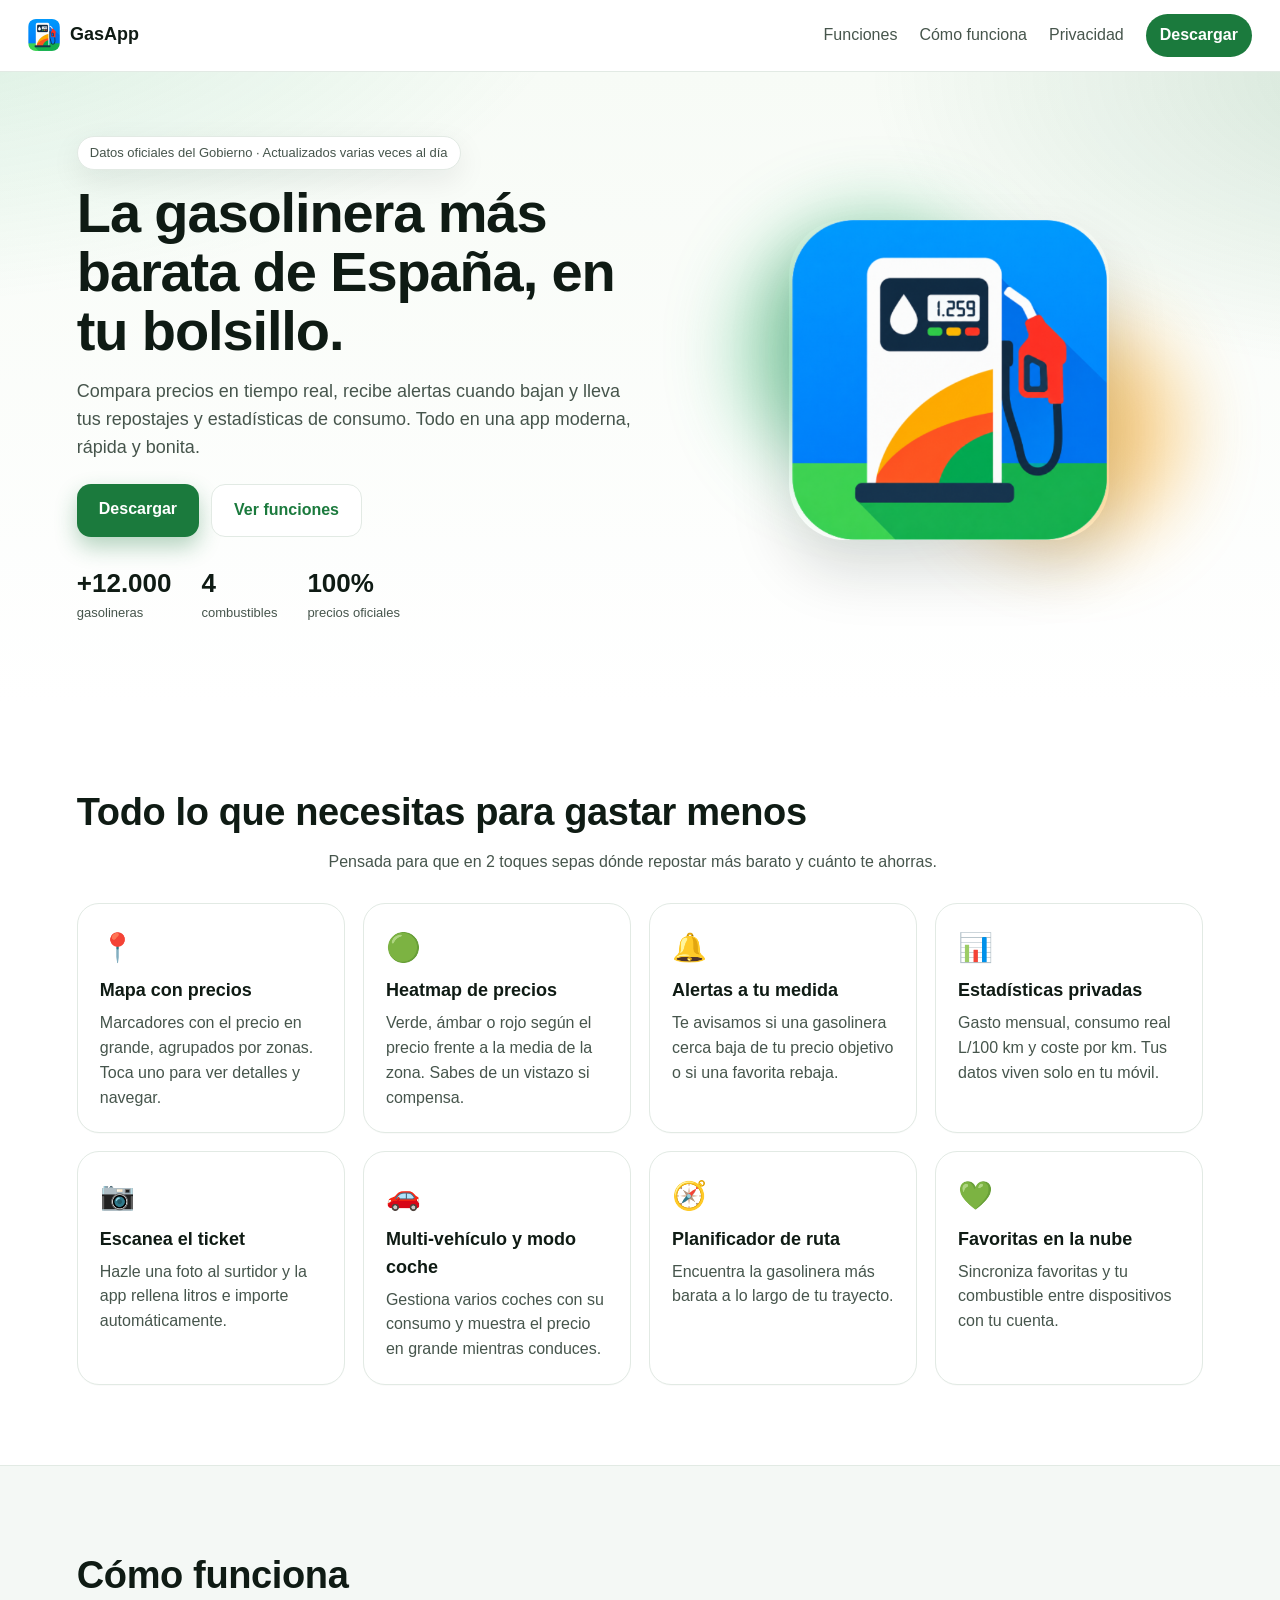
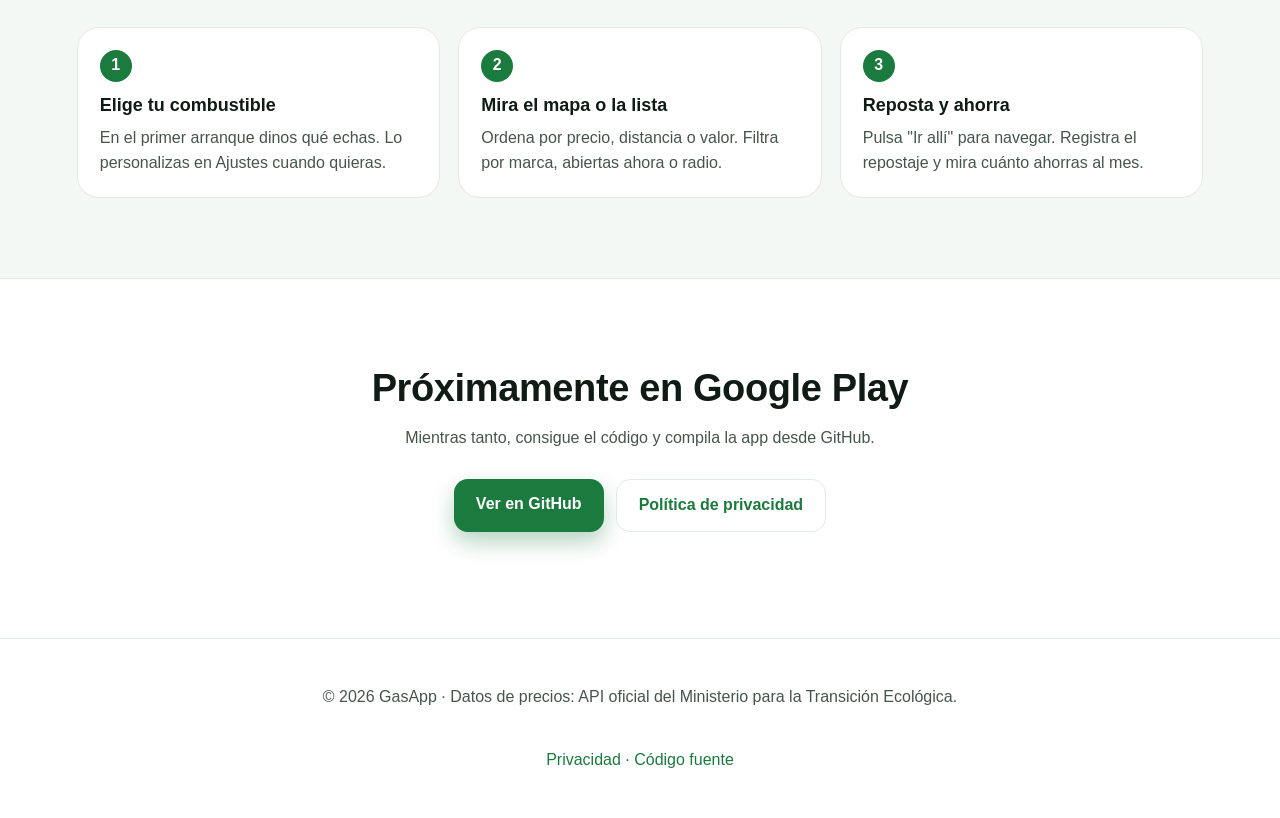
<file: docs/index.html>
<!DOCTYPE html>
<html lang="es">
<head>
  <meta charset="UTF-8" />
  <meta name="viewport" content="width=device-width, initial-scale=1.0" />
  <title>GasApp · Gasolina barata España</title>
  <meta name="description" content="Encuentra la gasolinera más barata cerca de ti en tiempo real. Mapa, precios oficiales, alertas, estadísticas y modo coche." />
  <link rel="icon" type="image/png" href="icon.png" />
  <link rel="apple-touch-icon" href="icon.png" />
  <link rel="stylesheet" href="styles.css" />
</head>
<body>
  <header class="nav">
    <a class="brand" href="#top">
      <img src="icon.png" alt="GasApp" />
      <span>GasApp</span>
    </a>
    <nav>
      <a href="#features">Funciones</a>
      <a href="#how">Cómo funciona</a>
      <a href="privacy.html">Privacidad</a>
      <a class="cta" href="#download">Descargar</a>
    </nav>
  </header>

  <section id="top" class="hero">
    <div class="hero-text">
      <span class="badge">Datos oficiales del Gobierno · Actualizados varias veces al día</span>
      <h1>La gasolinera más barata de España, en tu bolsillo.</h1>
      <p>Compara precios en tiempo real, recibe alertas cuando bajan y lleva tus repostajes y estadísticas de consumo. Todo en una app moderna, rápida y bonita.</p>
      <div class="cta-row">
        <a class="btn primary" href="#download">Descargar</a>
        <a class="btn ghost" href="#features">Ver funciones</a>
      </div>
      <ul class="hero-stats">
        <li><strong>+12.000</strong><span>gasolineras</span></li>
        <li><strong>4</strong><span>combustibles</span></li>
        <li><strong>100%</strong><span>precios oficiales</span></li>
      </ul>
    </div>
    <div class="hero-art">
      <img src="icon.png" alt="Icono de GasApp" />
      <div class="blob blob-a"></div>
      <div class="blob blob-b"></div>
    </div>
  </section>

  <section id="features" class="section">
    <h2>Todo lo que necesitas para gastar menos</h2>
    <p class="lead">Pensada para que en 2 toques sepas dónde repostar más barato y cuánto te ahorras.</p>
    <div class="grid">
      <article class="card">
        <div class="icon" aria-hidden="true">📍</div>
        <h3>Mapa con precios</h3>
        <p>Marcadores con el precio en grande, agrupados por zonas. Toca uno para ver detalles y navegar.</p>
      </article>
      <article class="card">
        <div class="icon" aria-hidden="true">🟢</div>
        <h3>Heatmap de precios</h3>
        <p>Verde, ámbar o rojo según el precio frente a la media de la zona. Sabes de un vistazo si compensa.</p>
      </article>
      <article class="card">
        <div class="icon" aria-hidden="true">🔔</div>
        <h3>Alertas a tu medida</h3>
        <p>Te avisamos si una gasolinera cerca baja de tu precio objetivo o si una favorita rebaja.</p>
      </article>
      <article class="card">
        <div class="icon" aria-hidden="true">📊</div>
        <h3>Estadísticas privadas</h3>
        <p>Gasto mensual, consumo real L/100 km y coste por km. Tus datos viven solo en tu móvil.</p>
      </article>
      <article class="card">
        <div class="icon" aria-hidden="true">📷</div>
        <h3>Escanea el ticket</h3>
        <p>Hazle una foto al surtidor y la app rellena litros e importe automáticamente.</p>
      </article>
      <article class="card">
        <div class="icon" aria-hidden="true">🚗</div>
        <h3>Multi-vehículo y modo coche</h3>
        <p>Gestiona varios coches con su consumo y muestra el precio en grande mientras conduces.</p>
      </article>
      <article class="card">
        <div class="icon" aria-hidden="true">🧭</div>
        <h3>Planificador de ruta</h3>
        <p>Encuentra la gasolinera más barata a lo largo de tu trayecto.</p>
      </article>
      <article class="card">
        <div class="icon" aria-hidden="true">💚</div>
        <h3>Favoritas en la nube</h3>
        <p>Sincroniza favoritas y tu combustible entre dispositivos con tu cuenta.</p>
      </article>
    </div>
  </section>

  <section id="how" class="section alt">
    <h2>Cómo funciona</h2>
    <div class="steps">
      <div class="step">
        <span class="num">1</span>
        <h3>Elige tu combustible</h3>
        <p>En el primer arranque dinos qué echas. Lo personalizas en Ajustes cuando quieras.</p>
      </div>
      <div class="step">
        <span class="num">2</span>
        <h3>Mira el mapa o la lista</h3>
        <p>Ordena por precio, distancia o valor. Filtra por marca, abiertas ahora o radio.</p>
      </div>
      <div class="step">
        <span class="num">3</span>
        <h3>Reposta y ahorra</h3>
        <p>Pulsa "Ir allí" para navegar. Registra el repostaje y mira cuánto ahorras al mes.</p>
      </div>
    </div>
  </section>

  <section id="download" class="section center">
    <h2>Próximamente en Google Play</h2>
    <p class="lead">Mientras tanto, consigue el código y compila la app desde GitHub.</p>
    <div class="cta-row center">
      <a class="btn primary" href="https://github.com/DanielChineaDev/GasApp">Ver en GitHub</a>
      <a class="btn ghost" href="privacy.html">Política de privacidad</a>
    </div>
  </section>

  <footer class="footer">
    <p>© <span id="year"></span> GasApp · Datos de precios: API oficial del Ministerio para la Transición Ecológica.</p>
    <p><a href="privacy.html">Privacidad</a> · <a href="https://github.com/DanielChineaDev/GasApp">Código fuente</a></p>
  </footer>

  <script>document.getElementById('year').textContent = new Date().getFullYear();</script>
</body>
</html>
</file>
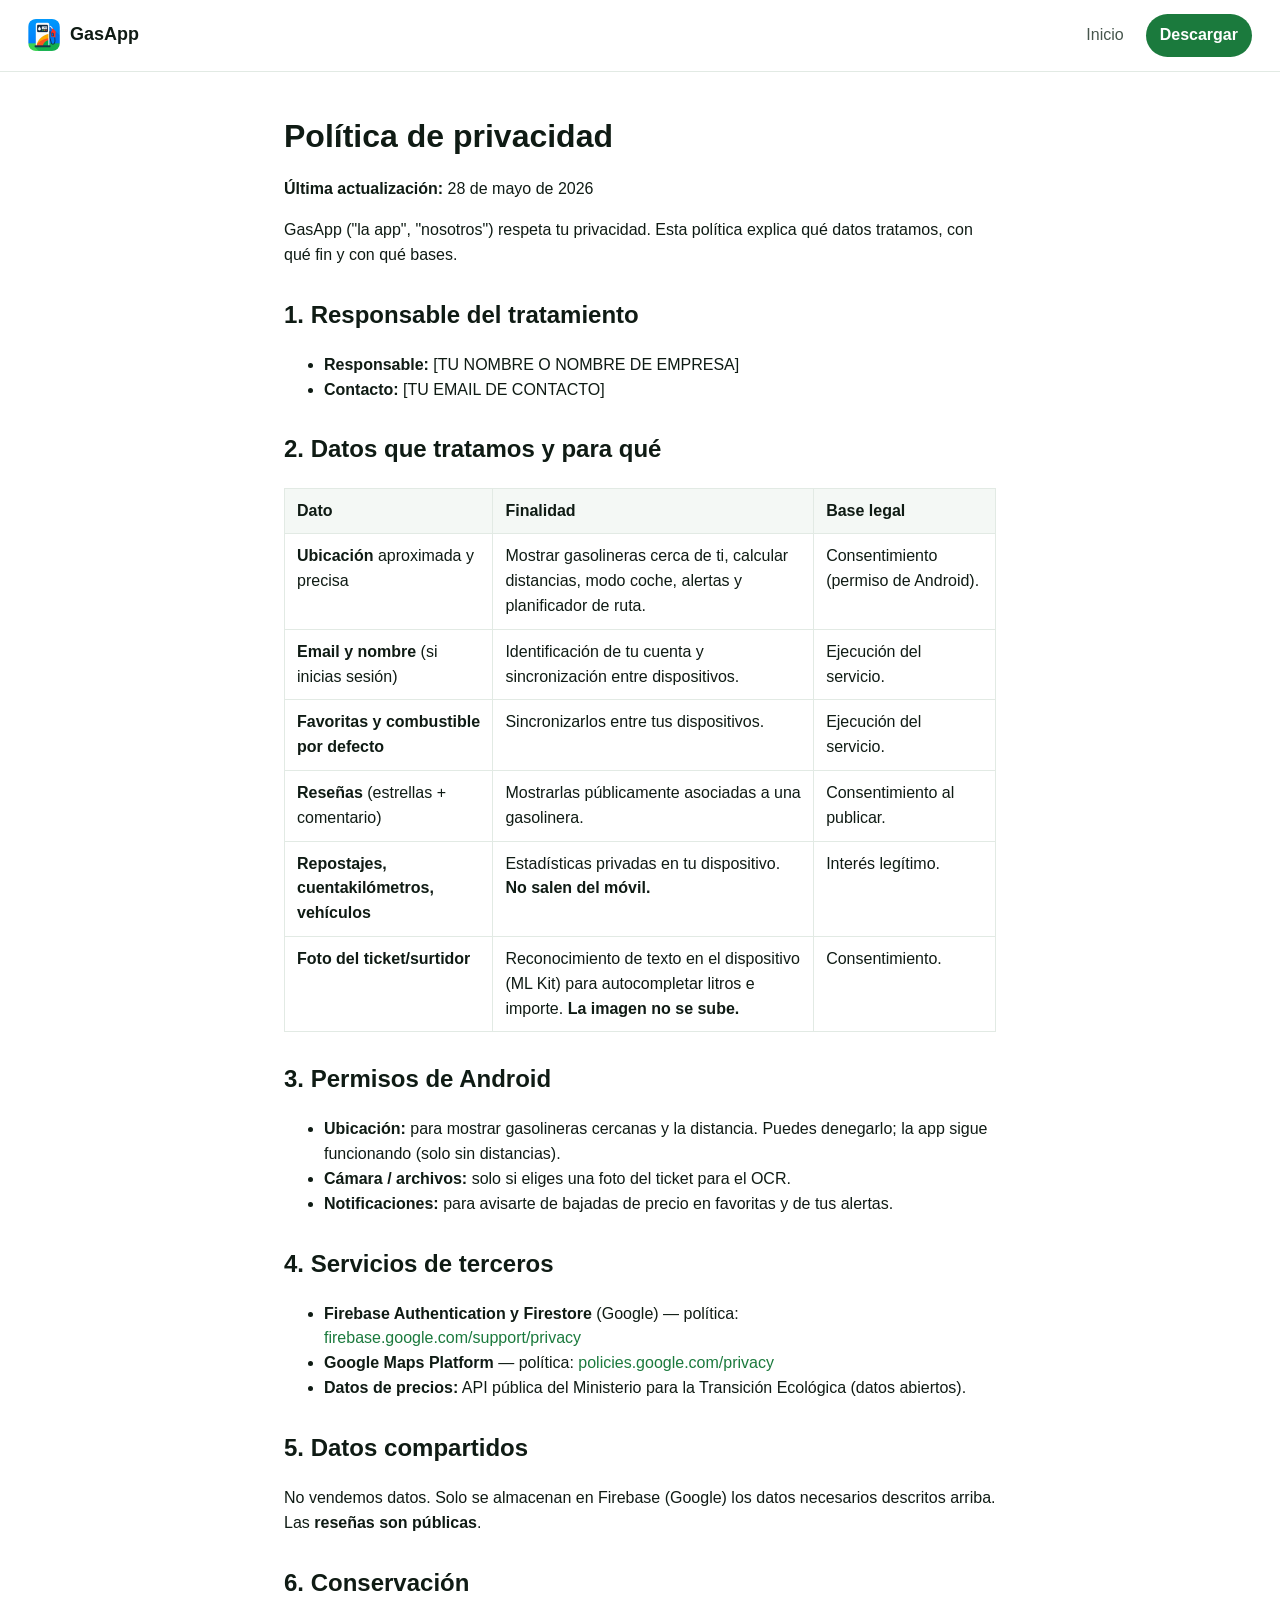
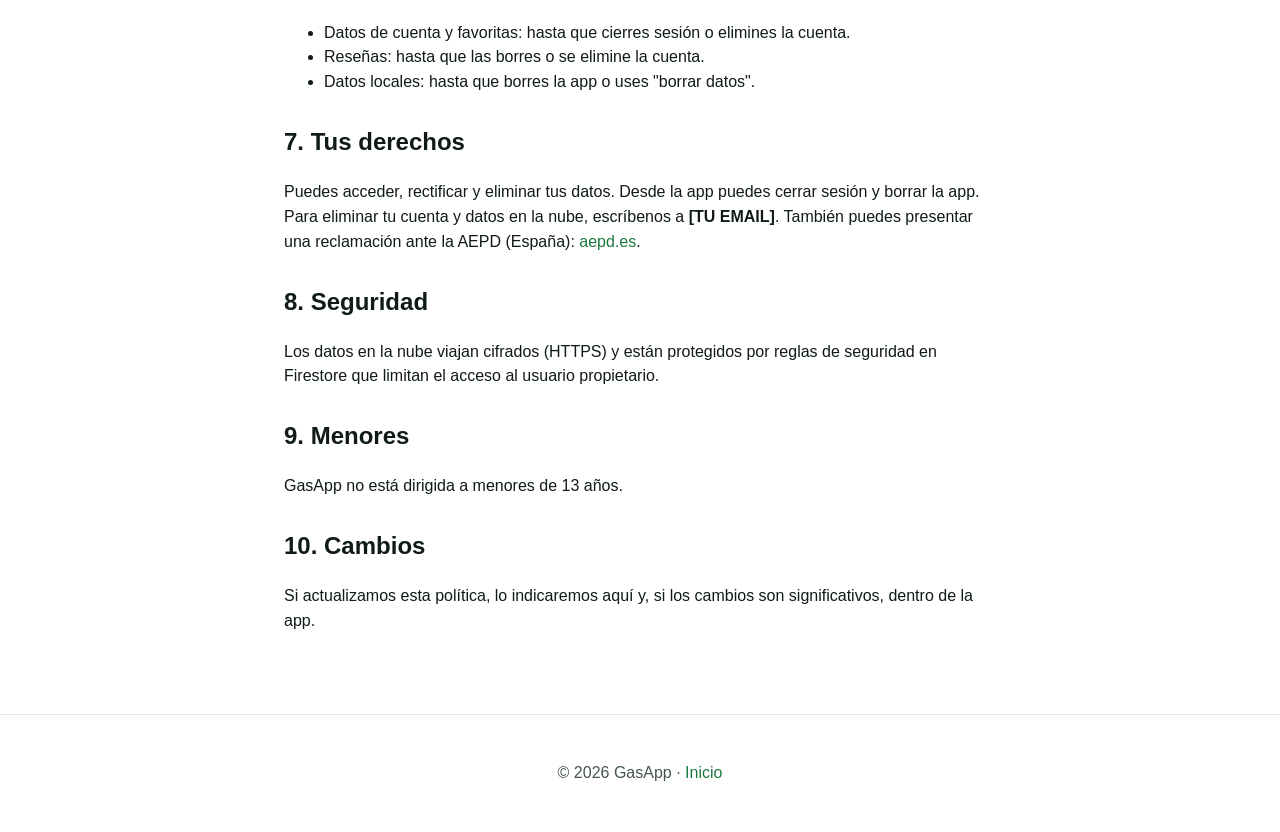
<file: docs/privacy.html>
<!DOCTYPE html>
<html lang="es">
<head>
  <meta charset="UTF-8" />
  <meta name="viewport" content="width=device-width, initial-scale=1.0" />
  <title>Privacidad · GasApp</title>
  <link rel="icon" type="image/png" href="icon.png" />
  <link rel="stylesheet" href="styles.css" />
</head>
<body>
  <header class="nav">
    <a class="brand" href="index.html">
      <img src="icon.png" alt="GasApp" />
      <span>GasApp</span>
    </a>
    <nav>
      <a href="index.html">Inicio</a>
      <a class="cta" href="index.html#download">Descargar</a>
    </nav>
  </header>

  <main class="prose">
    <h1>Política de privacidad</h1>
    <p><strong>Última actualización:</strong> 28 de mayo de 2026</p>
    <p>GasApp ("la app", "nosotros") respeta tu privacidad. Esta política explica
    qué datos tratamos, con qué fin y con qué bases.</p>

    <h2>1. Responsable del tratamiento</h2>
    <ul>
      <li><strong>Responsable:</strong> [TU NOMBRE O NOMBRE DE EMPRESA]</li>
      <li><strong>Contacto:</strong> [TU EMAIL DE CONTACTO]</li>
    </ul>

    <h2>2. Datos que tratamos y para qué</h2>
    <table>
      <thead>
        <tr><th>Dato</th><th>Finalidad</th><th>Base legal</th></tr>
      </thead>
      <tbody>
        <tr>
          <td><strong>Ubicación</strong> aproximada y precisa</td>
          <td>Mostrar gasolineras cerca de ti, calcular distancias, modo coche, alertas y planificador de ruta.</td>
          <td>Consentimiento (permiso de Android).</td>
        </tr>
        <tr>
          <td><strong>Email y nombre</strong> (si inicias sesión)</td>
          <td>Identificación de tu cuenta y sincronización entre dispositivos.</td>
          <td>Ejecución del servicio.</td>
        </tr>
        <tr>
          <td><strong>Favoritas y combustible por defecto</strong></td>
          <td>Sincronizarlos entre tus dispositivos.</td>
          <td>Ejecución del servicio.</td>
        </tr>
        <tr>
          <td><strong>Reseñas</strong> (estrellas + comentario)</td>
          <td>Mostrarlas públicamente asociadas a una gasolinera.</td>
          <td>Consentimiento al publicar.</td>
        </tr>
        <tr>
          <td><strong>Repostajes, cuentakilómetros, vehículos</strong></td>
          <td>Estadísticas privadas en tu dispositivo. <strong>No salen del móvil.</strong></td>
          <td>Interés legítimo.</td>
        </tr>
        <tr>
          <td><strong>Foto del ticket/surtidor</strong></td>
          <td>Reconocimiento de texto en el dispositivo (ML Kit) para autocompletar litros e importe. <strong>La imagen no se sube.</strong></td>
          <td>Consentimiento.</td>
        </tr>
      </tbody>
    </table>

    <h2>3. Permisos de Android</h2>
    <ul>
      <li><strong>Ubicación:</strong> para mostrar gasolineras cercanas y la distancia. Puedes denegarlo; la app sigue funcionando (solo sin distancias).</li>
      <li><strong>Cámara / archivos:</strong> solo si eliges una foto del ticket para el OCR.</li>
      <li><strong>Notificaciones:</strong> para avisarte de bajadas de precio en favoritas y de tus alertas.</li>
    </ul>

    <h2>4. Servicios de terceros</h2>
    <ul>
      <li><strong>Firebase Authentication y Firestore</strong> (Google) — política: <a href="https://firebase.google.com/support/privacy">firebase.google.com/support/privacy</a></li>
      <li><strong>Google Maps Platform</strong> — política: <a href="https://policies.google.com/privacy">policies.google.com/privacy</a></li>
      <li><strong>Datos de precios:</strong> API pública del Ministerio para la Transición Ecológica (datos abiertos).</li>
    </ul>

    <h2>5. Datos compartidos</h2>
    <p>No vendemos datos. Solo se almacenan en Firebase (Google) los datos
    necesarios descritos arriba. Las <strong>reseñas son públicas</strong>.</p>

    <h2>6. Conservación</h2>
    <ul>
      <li>Datos de cuenta y favoritas: hasta que cierres sesión o elimines la cuenta.</li>
      <li>Reseñas: hasta que las borres o se elimine la cuenta.</li>
      <li>Datos locales: hasta que borres la app o uses "borrar datos".</li>
    </ul>

    <h2>7. Tus derechos</h2>
    <p>Puedes acceder, rectificar y eliminar tus datos. Desde la app puedes
    cerrar sesión y borrar la app. Para eliminar tu cuenta y datos en la nube,
    escríbenos a <strong>[TU EMAIL]</strong>. También puedes presentar una
    reclamación ante la AEPD (España): <a href="https://www.aepd.es">aepd.es</a>.</p>

    <h2>8. Seguridad</h2>
    <p>Los datos en la nube viajan cifrados (HTTPS) y están protegidos por
    reglas de seguridad en Firestore que limitan el acceso al usuario propietario.</p>

    <h2>9. Menores</h2>
    <p>GasApp no está dirigida a menores de 13 años.</p>

    <h2>10. Cambios</h2>
    <p>Si actualizamos esta política, lo indicaremos aquí y, si los cambios son
    significativos, dentro de la app.</p>
  </main>

  <footer class="footer">
    <p>© <span id="year"></span> GasApp · <a href="index.html">Inicio</a></p>
  </footer>
  <script>document.getElementById('year').textContent = new Date().getFullYear();</script>
</body>
</html>
</file>
<file: docs/styles.css>
:root {
  --brand: #1B7A3D;
  --brand-2: #2EB36B;
  --bg: #FFFFFF;
  --bg-alt: #F4F8F5;
  --ink: #0F1B14;
  --ink-soft: #46554C;
  --line: #E2EAE4;
  --accent: #F6A41B;
  --radius: 22px;
  --shadow: 0 10px 30px rgba(15, 27, 20, 0.08);
}
* { box-sizing: border-box; }
html, body { margin: 0; padding: 0; }
body {
  font-family: -apple-system, BlinkMacSystemFont, "Segoe UI", Roboto, "Helvetica Neue", Arial, sans-serif;
  color: var(--ink);
  background: var(--bg);
  line-height: 1.55;
  -webkit-font-smoothing: antialiased;
}
img { max-width: 100%; display: block; }
a { color: var(--brand); text-decoration: none; }
a:hover { text-decoration: underline; }

/* nav */
.nav {
  position: sticky; top: 0; z-index: 10;
  display: flex; align-items: center; justify-content: space-between;
  padding: 14px 28px;
  backdrop-filter: saturate(180%) blur(10px);
  background: rgba(255, 255, 255, 0.85);
  border-bottom: 1px solid var(--line);
}
.brand {
  display: inline-flex; align-items: center; gap: 10px;
  font-weight: 800; color: var(--ink); font-size: 18px;
}
.brand img { width: 32px; height: 32px; border-radius: 8px; }
.nav nav { display: flex; gap: 22px; align-items: center; }
.nav nav a { color: var(--ink-soft); font-weight: 500; }
.nav nav a:hover { color: var(--ink); text-decoration: none; }
.nav nav a.cta {
  background: var(--brand); color: white; padding: 9px 14px;
  border-radius: 999px; font-weight: 600;
}
.nav nav a.cta:hover { background: var(--brand-2); }

/* hero */
.hero {
  display: grid; grid-template-columns: 1.1fr 1fr; gap: 60px;
  padding: 64px 6vw 80px;
  background:
    radial-gradient(1200px 600px at -10% -20%, rgba(46,179,107,0.18), transparent 60%),
    radial-gradient(900px 500px at 110% 0%, rgba(27,122,61,0.16), transparent 60%),
    linear-gradient(180deg, #F7FBF6 0%, #FFFFFF 100%);
  align-items: center;
}
.hero h1 { font-size: clamp(34px, 4.4vw, 56px); line-height: 1.05; margin: 14px 0 14px; font-weight: 800; letter-spacing: -0.02em; }
.hero p { font-size: 18px; color: var(--ink-soft); max-width: 56ch; }
.badge {
  display: inline-block; padding: 6px 12px; border-radius: 999px;
  background: white; border: 1px solid var(--line); color: var(--ink-soft);
  font-size: 13px; box-shadow: var(--shadow);
}
.cta-row { display: flex; gap: 12px; margin: 22px 0 26px; flex-wrap: wrap; }
.cta-row.center { justify-content: center; }
.btn {
  display: inline-block; padding: 13px 22px; border-radius: 14px;
  font-weight: 700; transition: transform .15s ease, box-shadow .15s ease;
}
.btn:hover { transform: translateY(-1px); text-decoration: none; }
.btn.primary { background: var(--brand); color: white; box-shadow: 0 10px 22px rgba(27,122,61,0.32); }
.btn.primary:hover { background: var(--brand-2); }
.btn.ghost { background: white; color: var(--brand); border: 1px solid var(--line); }
.hero-stats { list-style: none; padding: 0; margin: 8px 0 0; display: flex; gap: 30px; flex-wrap: wrap; }
.hero-stats li { display: flex; flex-direction: column; }
.hero-stats strong { font-size: 26px; font-weight: 800; color: var(--ink); }
.hero-stats span { color: var(--ink-soft); font-size: 13px; }

.hero-art { position: relative; display: grid; place-items: center; }
.hero-art img {
  width: 320px; height: 320px; border-radius: 56px;
  box-shadow: 0 30px 60px rgba(15,27,20,0.15);
  position: relative; z-index: 1;
}
.blob { position: absolute; border-radius: 50%; filter: blur(40px); opacity: 0.55; }
.blob-a { width: 260px; height: 260px; background: #2EB36B; top: 0; left: 10%; }
.blob-b { width: 220px; height: 220px; background: #F6A41B; bottom: 0; right: 5%; }

/* sections */
.section { padding: 80px 6vw; }
.section.alt { background: var(--bg-alt); border-top: 1px solid var(--line); border-bottom: 1px solid var(--line); }
.section.center { text-align: center; }
.section h2 { font-size: clamp(26px, 3vw, 38px); margin: 0 0 8px; letter-spacing: -0.01em; }
.lead { color: var(--ink-soft); max-width: 70ch; margin: 0 auto 28px; }
.section.center .lead { margin-left: auto; margin-right: auto; }

.grid {
  display: grid; gap: 18px;
  grid-template-columns: repeat(auto-fit, minmax(240px, 1fr));
  margin-top: 28px;
}
.card {
  background: white; padding: 22px; border-radius: var(--radius);
  border: 1px solid var(--line);
  box-shadow: 0 1px 0 rgba(15,27,20,0.02);
  transition: transform .2s ease, box-shadow .2s ease;
}
.card:hover { transform: translateY(-3px); box-shadow: var(--shadow); }
.card .icon { font-size: 28px; margin-bottom: 8px; }
.card h3 { margin: 4px 0 6px; font-size: 18px; }
.card p { margin: 0; color: var(--ink-soft); }

.steps { display: grid; gap: 18px; grid-template-columns: repeat(auto-fit, minmax(260px, 1fr)); margin-top: 22px; }
.step {
  background: white; padding: 22px; border-radius: var(--radius);
  border: 1px solid var(--line);
}
.step .num {
  display: inline-grid; place-items: center;
  width: 32px; height: 32px; border-radius: 50%;
  background: var(--brand); color: white; font-weight: 800;
  margin-bottom: 10px;
}
.step h3 { margin: 0 0 6px; font-size: 18px; }
.step p { margin: 0; color: var(--ink-soft); }

/* footer */
.footer {
  padding: 30px 6vw; border-top: 1px solid var(--line);
  color: var(--ink-soft); display: flex; flex-direction: column; gap: 6px; align-items: center;
  text-align: center;
}

/* mobile */
@media (max-width: 820px) {
  .hero { grid-template-columns: 1fr; padding: 40px 6vw 60px; }
  .hero-art img { width: 240px; height: 240px; border-radius: 44px; }
  .nav nav { gap: 12px; }
  .nav nav a:not(.cta) { display: none; }
}

/* privacy page */
.prose {
  max-width: 760px; margin: 40px auto 80px; padding: 0 24px;
}
.prose h1 { font-size: 32px; margin-bottom: 6px; }
.prose h2 { margin-top: 28px; }
.prose table { border-collapse: collapse; width: 100%; margin: 14px 0; }
.prose table th, .prose table td {
  border: 1px solid var(--line); padding: 10px 12px; text-align: left; vertical-align: top;
}
.prose table th { background: var(--bg-alt); }
.prose code { background: var(--bg-alt); padding: 2px 6px; border-radius: 6px; }
</file>
